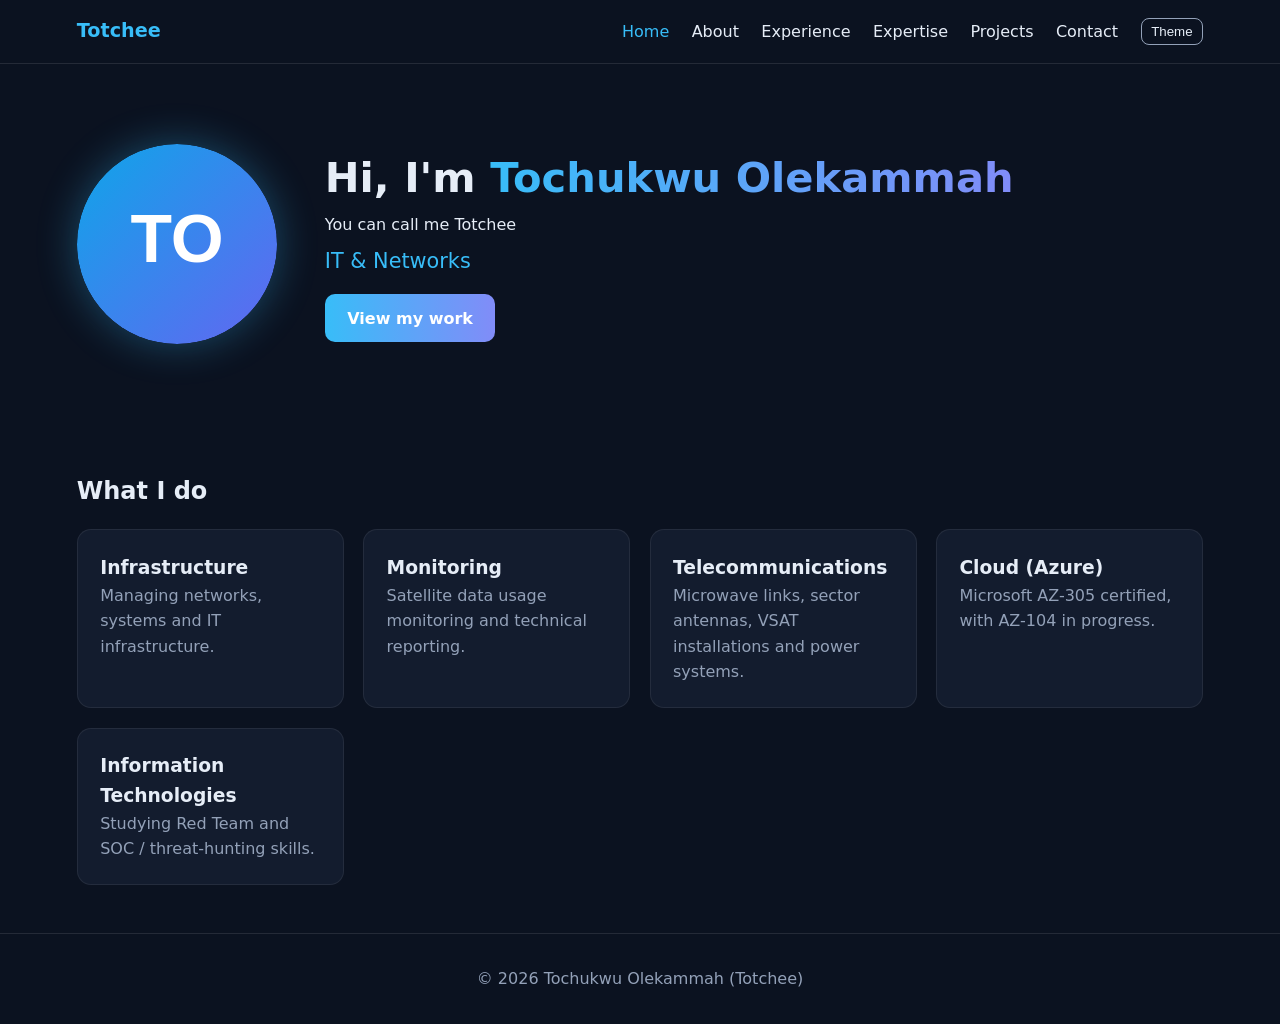
<file: index.html>
<!DOCTYPE html>
<html lang="en">
<head>
<meta charset="UTF-8">
<meta name="viewport" content="width=device-width, initial-scale=1">
<title>Home | Tochukwu Olekammah</title>
<link rel="stylesheet" href="css/style.css">
</head>
<body>
<header class="navbar">
  <a class="logo" href="index.html">Totchee</a>
  <button class="menu-btn" aria-label="Menu">&#9776;</button>
  <ul class="nav-links">
    <li><a href="index.html" class=active>Home</a></li>
    <li><a href="pages/about.html">About</a></li>
    <li><a href="pages/experience.html">Experience</a></li>
    <li><a href="pages/expertise.html">Expertise</a></li>
    <li><a href="pages/projects.html">Projects</a></li>
    <li><a href="pages/contact.html">Contact</a></li>
    <li><button id="theme-toggle">Theme</button></li>
  </ul>
</header>
<main>
<section class="hero">
  <img src="images/avatar.svg" alt="Totchee avatar">
  <div>
    <h1>Hi, I'm <span>Tochukwu Olekammah</span></h1>
    <p>You can call me Totchee</p>
    <div id="typed"></div>
    <a class="btn" href="pages/projects.html">View my work</a>
  </div>
</section>
<section class="reveal">
  <h2>What I do</h2>
  <div class="grid">
    <div class="card"><h3>Infrastructure</h3><p>Managing networks, systems and IT infrastructure.</p></div>
    <div class="card"><h3>Monitoring</h3><p>Satellite data usage monitoring and technical reporting.</p></div>
    <div class="card"><h3>Telecommunications</h3><p>Microwave links, sector antennas, VSAT installations and power systems.</p></div>
    <div class="card"><h3>Cloud (Azure)</h3><p>Microsoft AZ-305 certified, with AZ-104 in progress.</p></div>
    <div class="card"><h3>Information Technologies</h3><p>Studying Red Team and SOC / threat-hunting skills.</p></div>
  </div>
</section>
</main>
<footer>&copy; <span id="year"></span> Tochukwu Olekammah (Totchee)</footer>
<script src="js/script.js"></script>
</body>
</html>
</file>
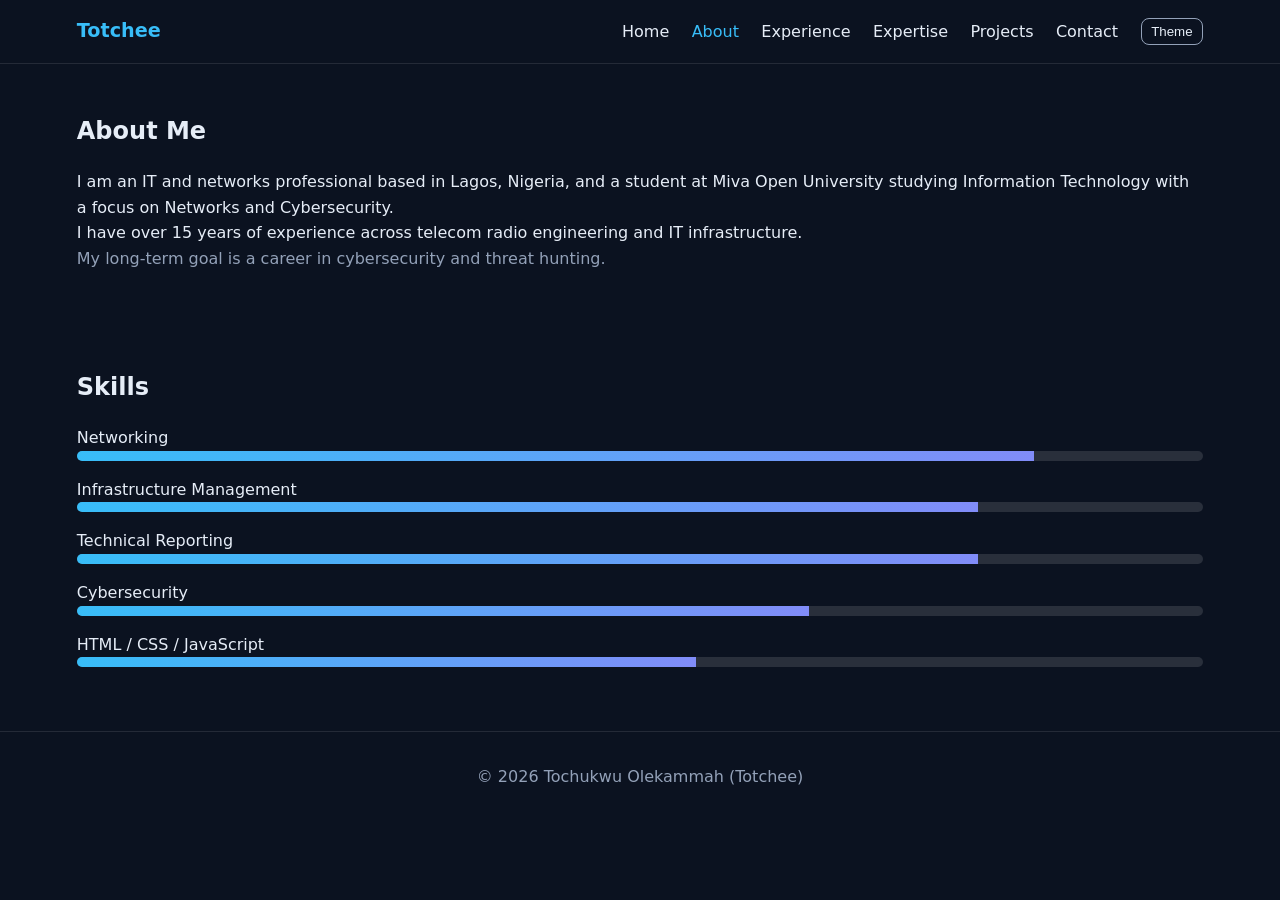
<file: pages/about.html>
<!DOCTYPE html>
<html lang="en">
<head>
<meta charset="UTF-8">
<meta name="viewport" content="width=device-width, initial-scale=1">
<title>About | Tochukwu Olekammah</title>
<link rel="stylesheet" href="../css/style.css">
</head>
<body>
<header class="navbar">
  <a class="logo" href="../index.html">Totchee</a>
  <button class="menu-btn" aria-label="Menu">&#9776;</button>
  <ul class="nav-links">
    <li><a href="../index.html">Home</a></li>
    <li><a href="../pages/about.html" class=active>About</a></li>
    <li><a href="../pages/experience.html">Experience</a></li>
    <li><a href="../pages/expertise.html">Expertise</a></li>
    <li><a href="../pages/projects.html">Projects</a></li>
    <li><a href="../pages/contact.html">Contact</a></li>
    <li><button id="theme-toggle">Theme</button></li>
  </ul>
</header>
<main>
<div class="page">
  <h2>About Me</h2>
  <p>I am an IT and networks professional based in Lagos, Nigeria, and a student at Miva Open University studying Information Technology with a focus on Networks and Cybersecurity.</p>
  <p>I have over 15 years of experience across telecom radio engineering and IT infrastructure.</p>
  <p class="muted">My long-term goal is a career in cybersecurity and threat hunting.</p>
</div>
<div class="page reveal">
  <h2>Skills</h2>
  <div class="skill"><span>Networking</span><div class="bar"><div data-level="85"></div></div></div>
  <div class="skill"><span>Infrastructure Management</span><div class="bar"><div data-level="80"></div></div></div>
  <div class="skill"><span>Technical Reporting</span><div class="bar"><div data-level="80"></div></div></div>
  <div class="skill"><span>Cybersecurity</span><div class="bar"><div data-level="65"></div></div></div>
  <div class="skill"><span>HTML / CSS / JavaScript</span><div class="bar"><div data-level="55"></div></div></div>
</div>
</main>
<footer>&copy; <span id="year"></span> Tochukwu Olekammah (Totchee)</footer>
<script src="../js/script.js"></script>
</body>
</html>
</file>
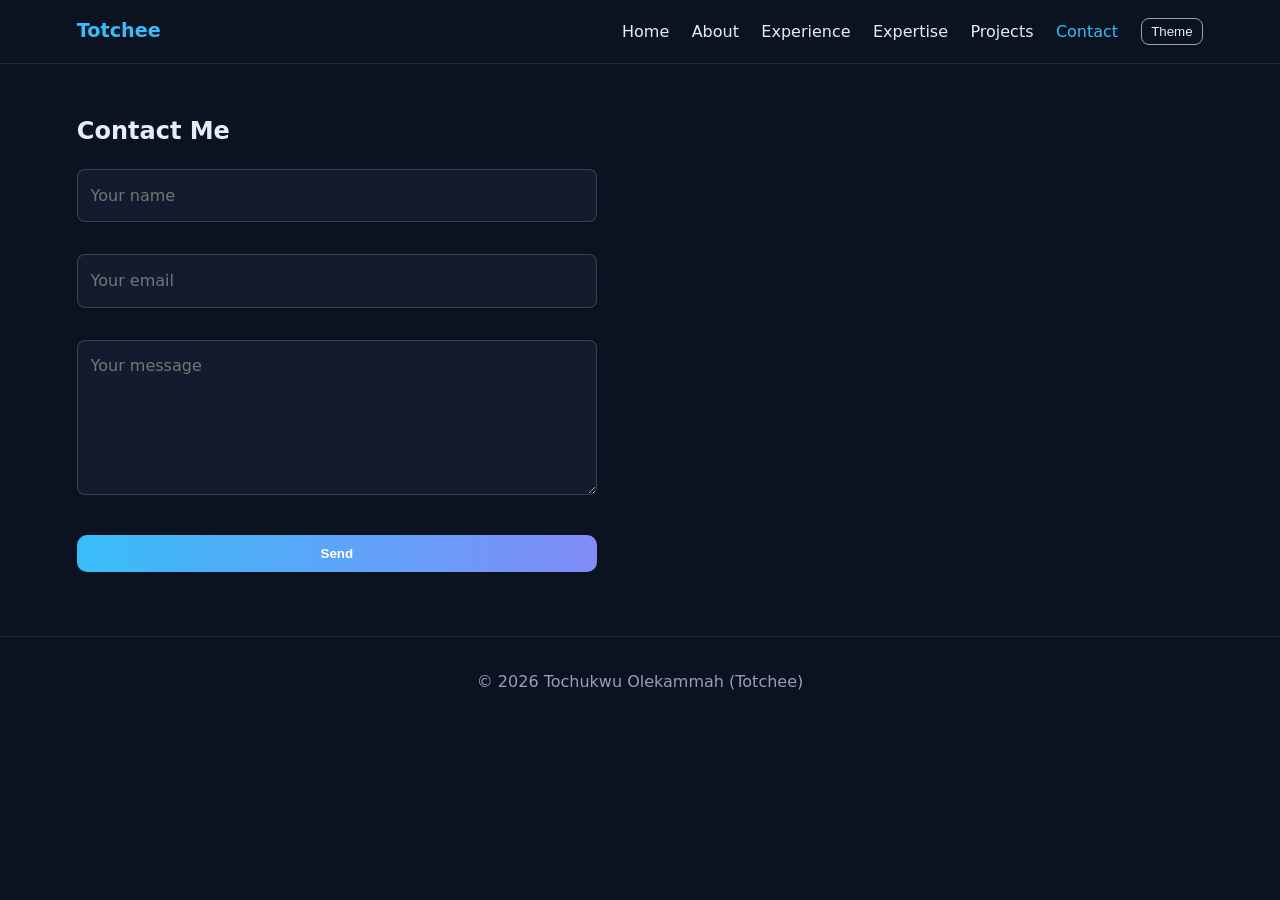
<file: pages/contact.html>
<!DOCTYPE html>
<html lang="en">
<head>
<meta charset="UTF-8">
<meta name="viewport" content="width=device-width, initial-scale=1">
<title>Contact | Tochukwu Olekammah</title>
<link rel="stylesheet" href="../css/style.css">
</head>
<body>
<header class="navbar">
  <a class="logo" href="../index.html">Totchee</a>
  <button class="menu-btn" aria-label="Menu">&#9776;</button>
  <ul class="nav-links">
    <li><a href="../index.html">Home</a></li>
    <li><a href="../pages/about.html">About</a></li>
    <li><a href="../pages/experience.html">Experience</a></li>
    <li><a href="../pages/expertise.html">Expertise</a></li>
    <li><a href="../pages/projects.html">Projects</a></li>
    <li><a href="../pages/contact.html" class=active>Contact</a></li>
    <li><button id="theme-toggle">Theme</button></li>
  </ul>
</header>
<main>
<div class="page">
  <h2>Contact Me</h2>
  <form id="contact-form" novalidate>
    <div><input id="name" placeholder="Your name"><div class="error" id="name-err"></div></div>
    <div><input id="email" type="email" placeholder="Your email"><div class="error" id="email-err"></div></div>
    <div><textarea id="message" rows="5" placeholder="Your message"></textarea><div class="error" id="message-err"></div></div>
    <button class="btn" type="submit">Send</button>
    <div id="form-msg"></div>
  </form>
</div>
</main>
<footer>&copy; <span id="year"></span> Tochukwu Olekammah (Totchee)</footer>
<script src="../js/script.js"></script>
</body>
</html>
</file>
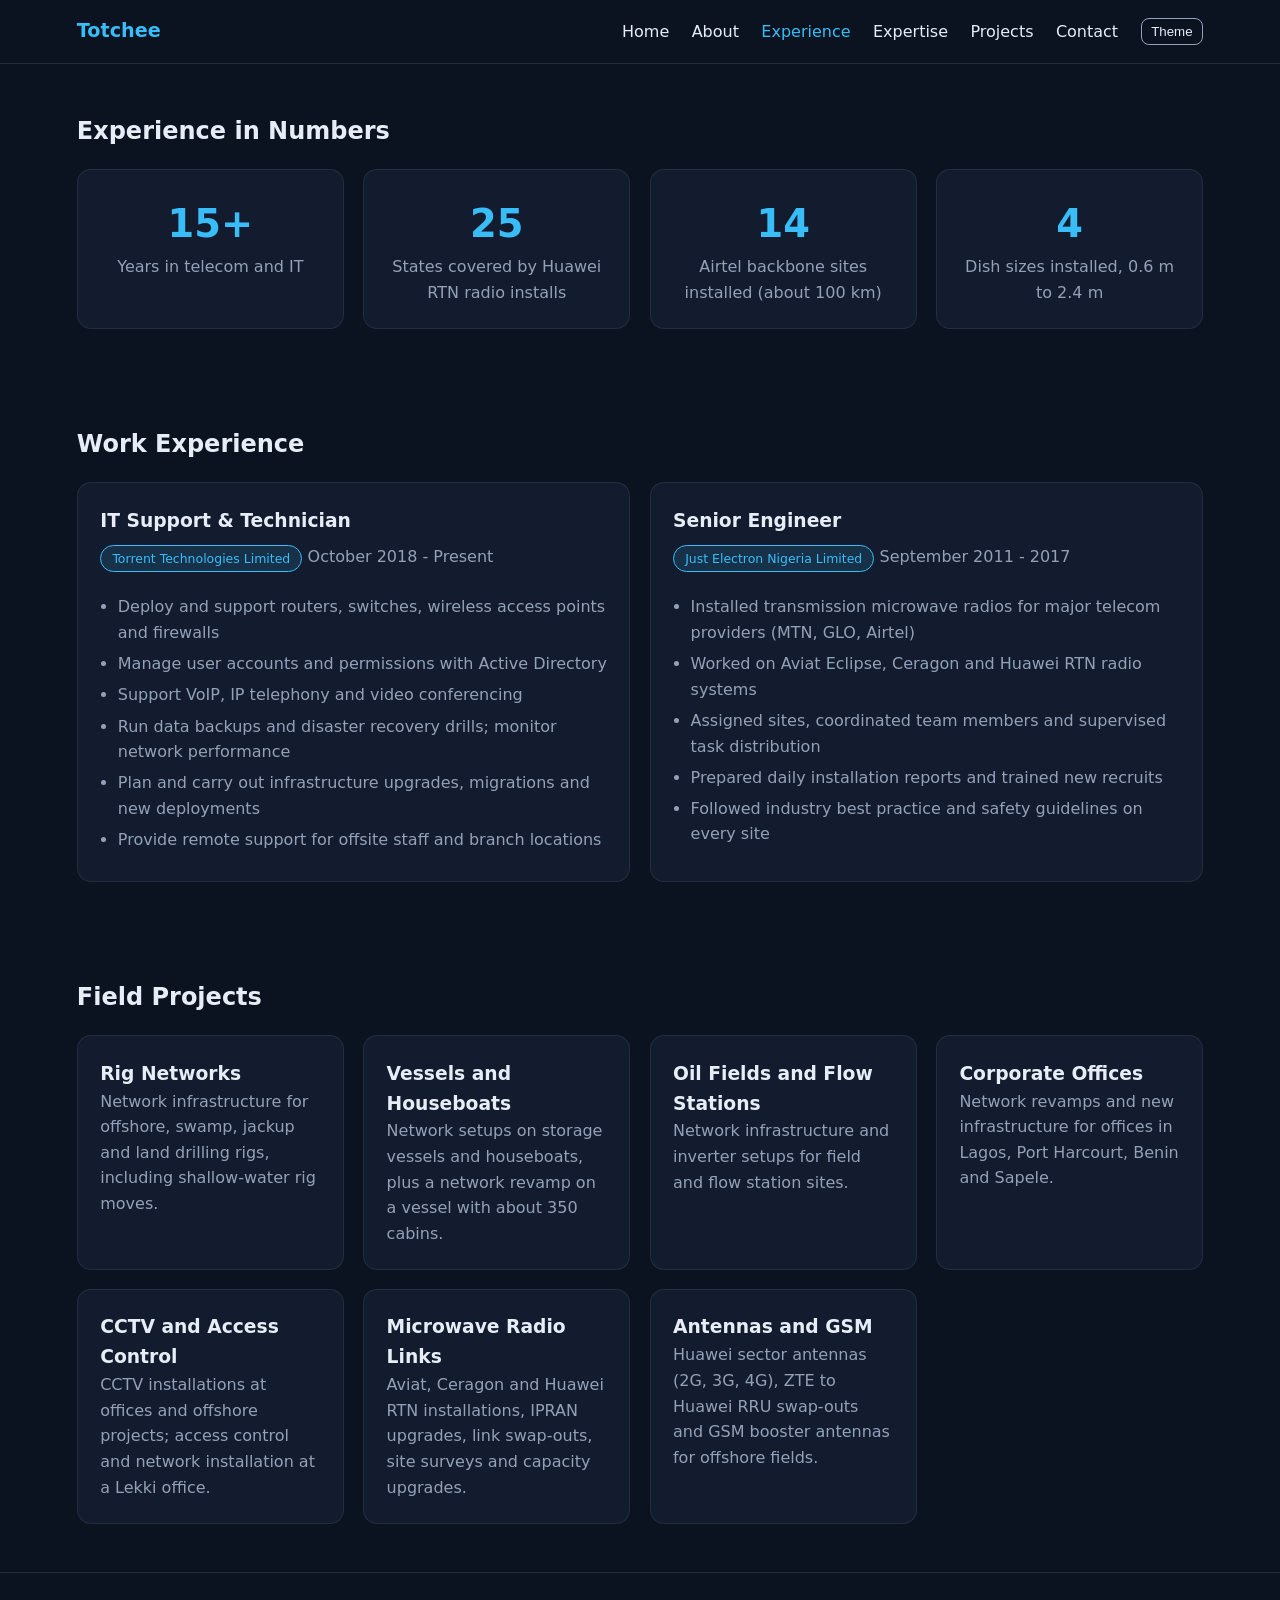
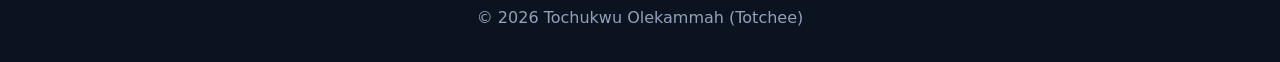
<file: pages/experience.html>
<!DOCTYPE html>
<html lang="en">
<head>
<meta charset="UTF-8">
<meta name="viewport" content="width=device-width, initial-scale=1">
<title>Experience | Tochukwu Olekammah</title>
<link rel="stylesheet" href="../css/style.css">
</head>
<body>
<header class="navbar">
  <a class="logo" href="../index.html">Totchee</a>
  <button class="menu-btn" aria-label="Menu">&#9776;</button>
  <ul class="nav-links">
    <li><a href="../index.html">Home</a></li>
    <li><a href="../pages/about.html">About</a></li>
    <li><a href="../pages/experience.html" class=active>Experience</a></li>
    <li><a href="../pages/expertise.html">Expertise</a></li>
    <li><a href="../pages/projects.html">Projects</a></li>
    <li><a href="../pages/contact.html">Contact</a></li>
    <li><button id="theme-toggle">Theme</button></li>
  </ul>
</header>
<main>
<div class="page"><h2>Experience in Numbers</h2><div class="grid stats"><div class="card stat"><b data-count="15" data-suffix="+">0</b><p>Years in telecom and IT</p></div><div class="card stat"><b data-count="25" data-suffix="">0</b><p>States covered by Huawei RTN radio installs</p></div><div class="card stat"><b data-count="14" data-suffix="">0</b><p>Airtel backbone sites installed (about 100 km)</p></div><div class="card stat"><b data-count="4" data-suffix="">0</b><p>Dish sizes installed, 0.6 m to 2.4 m</p></div></div></div>
<div class="page reveal"><h2>Work Experience</h2><div class="grid"><div class="card job"><h3>IT Support &amp; Technician</h3><span class="badge">Torrent Technologies Limited</span> <span class="muted">October 2018 - Present</span><ul class="bul"><li>Deploy and support routers, switches, wireless access points and firewalls</li><li>Manage user accounts and permissions with Active Directory</li><li>Support VoIP, IP telephony and video conferencing</li><li>Run data backups and disaster recovery drills; monitor network performance</li><li>Plan and carry out infrastructure upgrades, migrations and new deployments</li><li>Provide remote support for offsite staff and branch locations</li></ul></div><div class="card job"><h3>Senior Engineer</h3><span class="badge">Just Electron Nigeria Limited</span> <span class="muted">September 2011 - 2017</span><ul class="bul"><li>Installed transmission microwave radios for major telecom providers (MTN, GLO, Airtel)</li><li>Worked on Aviat Eclipse, Ceragon and Huawei RTN radio systems</li><li>Assigned sites, coordinated team members and supervised task distribution</li><li>Prepared daily installation reports and trained new recruits</li><li>Followed industry best practice and safety guidelines on every site</li></ul></div></div></div>
<div class="page reveal"><h2>Field Projects</h2><div class="grid"><div class="card"><h3>Rig Networks</h3><p>Network infrastructure for offshore, swamp, jackup and land drilling rigs, including shallow-water rig moves.</p></div><div class="card"><h3>Vessels and Houseboats</h3><p>Network setups on storage vessels and houseboats, plus a network revamp on a vessel with about 350 cabins.</p></div><div class="card"><h3>Oil Fields and Flow Stations</h3><p>Network infrastructure and inverter setups for field and flow station sites.</p></div><div class="card"><h3>Corporate Offices</h3><p>Network revamps and new infrastructure for offices in Lagos, Port Harcourt, Benin and Sapele.</p></div><div class="card"><h3>CCTV and Access Control</h3><p>CCTV installations at offices and offshore projects; access control and network installation at a Lekki office.</p></div><div class="card"><h3>Microwave Radio Links</h3><p>Aviat, Ceragon and Huawei RTN installations, IPRAN upgrades, link swap-outs, site surveys and capacity upgrades.</p></div><div class="card"><h3>Antennas and GSM</h3><p>Huawei sector antennas (2G, 3G, 4G), ZTE to Huawei RRU swap-outs and GSM booster antennas for offshore fields.</p></div></div></div>
</main>
<footer>&copy; <span id="year"></span> Tochukwu Olekammah (Totchee)</footer>
<script src="../js/script.js"></script>
</body>
</html>
</file>
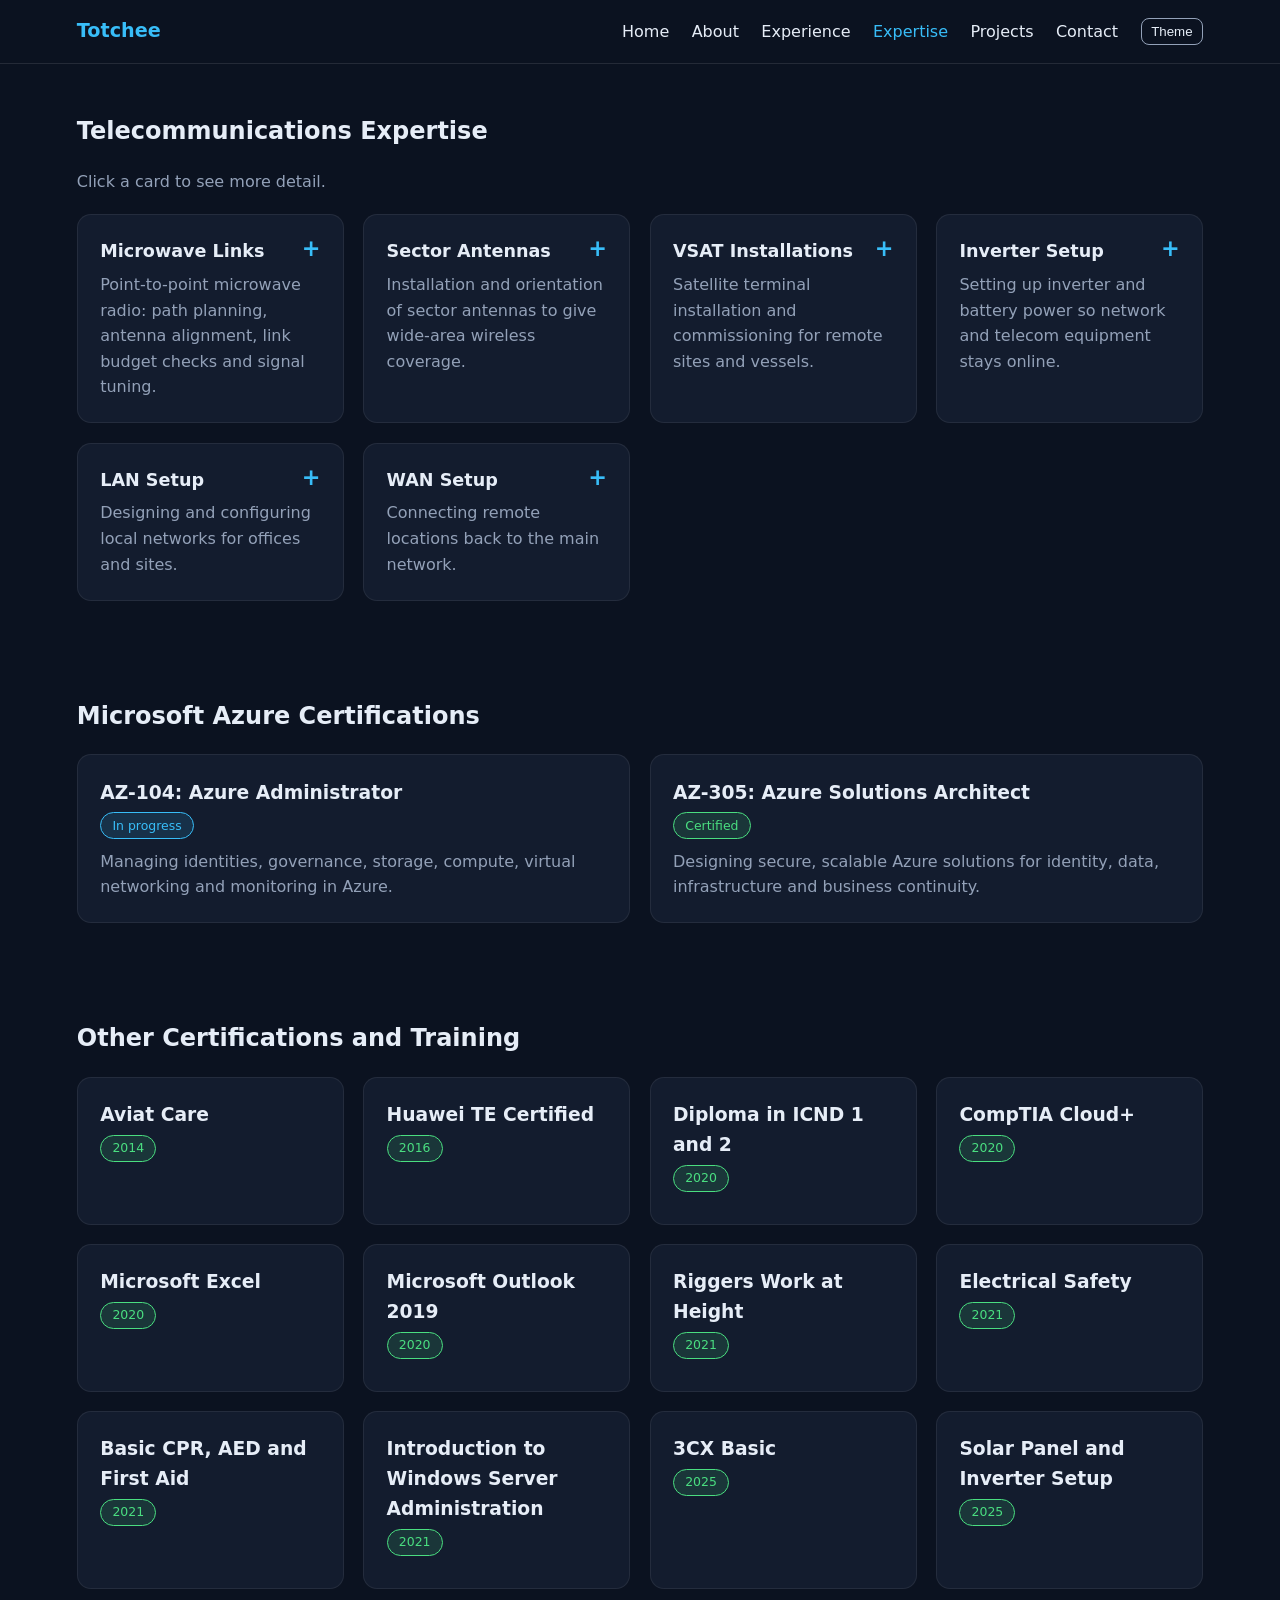
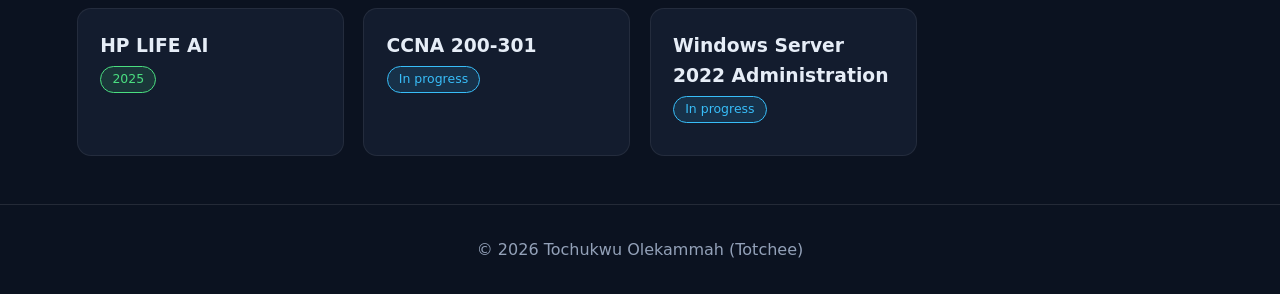
<file: pages/expertise.html>
<!DOCTYPE html>
<html lang="en">
<head>
<meta charset="UTF-8">
<meta name="viewport" content="width=device-width, initial-scale=1">
<title>Expertise | Tochukwu Olekammah</title>
<link rel="stylesheet" href="../css/style.css">
</head>
<body>
<header class="navbar">
  <a class="logo" href="../index.html">Totchee</a>
  <button class="menu-btn" aria-label="Menu">&#9776;</button>
  <ul class="nav-links">
    <li><a href="../index.html">Home</a></li>
    <li><a href="../pages/about.html">About</a></li>
    <li><a href="../pages/experience.html">Experience</a></li>
    <li><a href="../pages/expertise.html" class=active>Expertise</a></li>
    <li><a href="../pages/projects.html">Projects</a></li>
    <li><a href="../pages/contact.html">Contact</a></li>
    <li><button id="theme-toggle">Theme</button></li>
  </ul>
</header>
<main>
<div class="page">
  <h2>Telecommunications Expertise</h2>
  <p class="muted" style="margin-bottom:1.2rem">Click a card to see more detail.</p>
  <div class="grid">
    <div class="card acc"><button class="acc-btn" aria-expanded="false">Microwave Links<span>+</span></button><p>Point-to-point microwave radio: path planning, antenna alignment, link budget checks and signal tuning.</p><div class="acc-more"><p><b>Includes:</b> Line-of-sight planning, dish alignment, RSL and fade margin checks, troubleshooting link drops.</p></div></div>
    <div class="card acc"><button class="acc-btn" aria-expanded="false">Sector Antennas<span>+</span></button><p>Installation and orientation of sector antennas to give wide-area wireless coverage.</p><div class="acc-more"><p><b>Includes:</b> Mounting, azimuth and tilt setup, cabling and weatherproofing, coverage testing.</p></div></div>
    <div class="card acc"><button class="acc-btn" aria-expanded="false">VSAT Installations<span>+</span></button><p>Satellite terminal installation and commissioning for remote sites and vessels.</p><div class="acc-more"><p><b>Includes:</b> Dish pointing, modem configuration, bandwidth and usage monitoring, fault finding.</p></div></div>
    <div class="card acc"><button class="acc-btn" aria-expanded="false">Inverter Setup<span>+</span></button><p>Setting up inverter and battery power so network and telecom equipment stays online.</p><div class="acc-more"><p><b>Includes:</b> Load sizing, wiring, battery connection, backup testing for communication gear.</p></div></div>
    <div class="card acc"><button class="acc-btn" aria-expanded="false">LAN Setup<span>+</span></button><p>Designing and configuring local networks for offices and sites.</p><div class="acc-more"><p><b>Includes:</b> Switching, VLANs, cabling, IP addressing, Wi-Fi access points, user connectivity.</p></div></div>
    <div class="card acc"><button class="acc-btn" aria-expanded="false">WAN Setup<span>+</span></button><p>Connecting remote locations back to the main network.</p><div class="acc-more"><p><b>Includes:</b> Routing, links between sites, VPN tunnels, performance and uptime monitoring.</p></div></div>
  </div>
</div>
<div class="page reveal">
  <h2>Microsoft Azure Certifications</h2>
  <div class="grid">
    <div class="card"><h3>AZ-104: Azure Administrator</h3><span class="badge">In progress</span><p>Managing identities, governance, storage, compute, virtual networking and monitoring in Azure.</p></div>
    <div class="card"><h3>AZ-305: Azure Solutions Architect</h3><span class="badge ok">Certified</span><p>Designing secure, scalable Azure solutions for identity, data, infrastructure and business continuity.</p></div>
  </div>
</div>
<div class="page reveal">
  <h2>Other Certifications and Training</h2>
  <div class="grid"><div class="card"><h3>Aviat Care</h3><span class="badge ok">2014</span></div><div class="card"><h3>Huawei TE Certified</h3><span class="badge ok">2016</span></div><div class="card"><h3>Diploma in ICND 1 and 2</h3><span class="badge ok">2020</span></div><div class="card"><h3>CompTIA Cloud+</h3><span class="badge ok">2020</span></div><div class="card"><h3>Microsoft Excel</h3><span class="badge ok">2020</span></div><div class="card"><h3>Microsoft Outlook 2019</h3><span class="badge ok">2020</span></div><div class="card"><h3>Riggers Work at Height</h3><span class="badge ok">2021</span></div><div class="card"><h3>Electrical Safety</h3><span class="badge ok">2021</span></div><div class="card"><h3>Basic CPR, AED and First Aid</h3><span class="badge ok">2021</span></div><div class="card"><h3>Introduction to Windows Server Administration</h3><span class="badge ok">2021</span></div><div class="card"><h3>3CX Basic</h3><span class="badge ok">2025</span></div><div class="card"><h3>Solar Panel and Inverter Setup</h3><span class="badge ok">2025</span></div><div class="card"><h3>HP LIFE AI</h3><span class="badge ok">2025</span></div><div class="card"><h3>CCNA 200-301</h3><span class="badge">In progress</span></div><div class="card"><h3>Windows Server 2022 Administration</h3><span class="badge">In progress</span></div></div>
</div>
</main>
<footer>&copy; <span id="year"></span> Tochukwu Olekammah (Totchee)</footer>
<script src="../js/script.js"></script>
</body>
</html>
</file>
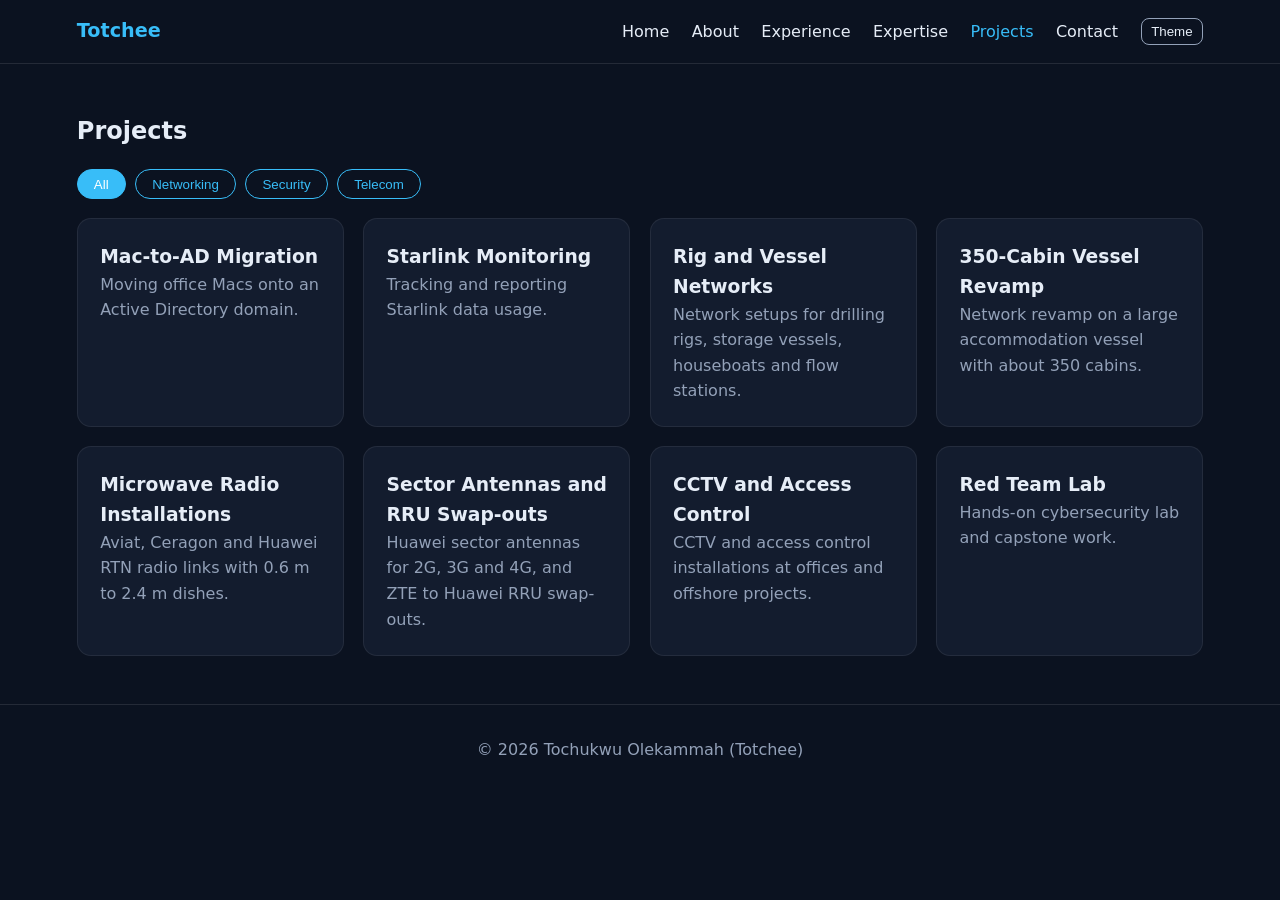
<file: pages/projects.html>
<!DOCTYPE html>
<html lang="en">
<head>
<meta charset="UTF-8">
<meta name="viewport" content="width=device-width, initial-scale=1">
<title>Projects | Tochukwu Olekammah</title>
<link rel="stylesheet" href="../css/style.css">
</head>
<body>
<header class="navbar">
  <a class="logo" href="../index.html">Totchee</a>
  <button class="menu-btn" aria-label="Menu">&#9776;</button>
  <ul class="nav-links">
    <li><a href="../index.html">Home</a></li>
    <li><a href="../pages/about.html">About</a></li>
    <li><a href="../pages/experience.html">Experience</a></li>
    <li><a href="../pages/expertise.html">Expertise</a></li>
    <li><a href="../pages/projects.html" class=active>Projects</a></li>
    <li><a href="../pages/contact.html">Contact</a></li>
    <li><button id="theme-toggle">Theme</button></li>
  </ul>
</header>
<main>
<div class="page">
  <h2>Projects</h2>
  <div class="filters">
    <button class="on" data-filter="all">All</button>
    <button data-filter="network">Networking</button>
    <button data-filter="security">Security</button>
    <button data-filter="telecom">Telecom</button>
  </div>
  <div class="grid">
    <div class="card" data-cat="network"><h3>Mac-to-AD Migration</h3><p>Moving office Macs onto an Active Directory domain.</p></div>
    <div class="card" data-cat="network"><h3>Starlink Monitoring</h3><p>Tracking and reporting Starlink data usage.</p></div>
    <div class="card" data-cat="network"><h3>Rig and Vessel Networks</h3><p>Network setups for drilling rigs, storage vessels, houseboats and flow stations.</p></div>
    <div class="card" data-cat="network"><h3>350-Cabin Vessel Revamp</h3><p>Network revamp on a large accommodation vessel with about 350 cabins.</p></div>
    <div class="card" data-cat="telecom"><h3>Microwave Radio Installations</h3><p>Aviat, Ceragon and Huawei RTN radio links with 0.6 m to 2.4 m dishes.</p></div>
    <div class="card" data-cat="telecom"><h3>Sector Antennas and RRU Swap-outs</h3><p>Huawei sector antennas for 2G, 3G and 4G, and ZTE to Huawei RRU swap-outs.</p></div>
    <div class="card" data-cat="security"><h3>CCTV and Access Control</h3><p>CCTV and access control installations at offices and offshore projects.</p></div>
    <div class="card" data-cat="security"><h3>Red Team Lab</h3><p>Hands-on cybersecurity lab and capstone work.</p></div>
  </div>
</div>
</main>
<footer>&copy; <span id="year"></span> Tochukwu Olekammah (Totchee)</footer>
<script src="../js/script.js"></script>
</body>
</html>
</file>
<file: css/style.css>
:root{--bg:#0b1220;--card:#131c2e;--text:#e6edf7;--muted:#93a1b8;--accent:#38bdf8;--accent2:#818cf8}
:root.light{--bg:#f4f7fb;--card:#fff;--text:#0f172a;--muted:#546179;--accent:#0369a1;--accent2:#4f46e5}
*{box-sizing:border-box;margin:0;padding:0}
body{font-family:"Segoe UI",system-ui,sans-serif;background:var(--bg);color:var(--text);line-height:1.6;transition:background .3s,color .3s}
a{color:var(--accent);text-decoration:none}
.navbar{display:flex;justify-content:space-between;align-items:center;padding:1rem 6%;position:sticky;top:0;background:var(--bg);border-bottom:1px solid #ffffff1a;z-index:10}
.logo{font-weight:700;font-size:1.2rem;color:var(--accent)}
.nav-links{display:flex;gap:1.4rem;list-style:none;align-items:center}
.nav-links a{color:var(--text)}.nav-links a:hover,.nav-links a.active{color:var(--accent)}
#theme-toggle,.menu-btn{background:none;border:1px solid var(--muted);color:var(--text);border-radius:8px;padding:.3rem .6rem;cursor:pointer}
.menu-btn{display:none}
.hero{display:flex;align-items:center;gap:3rem;padding:5rem 6%;flex-wrap:wrap}
.hero img{width:200px;height:200px;border-radius:50%;box-shadow:0 0 40px #38bdf855}
.hero h1{font-size:2.6rem}.hero h1 span{background:linear-gradient(90deg,var(--accent),var(--accent2));-webkit-background-clip:text;background-clip:text;color:transparent}
#typed{color:var(--accent);font-size:1.3rem;min-height:2rem;margin:.5rem 0 1rem}
.btn{display:inline-block;padding:.7rem 1.4rem;border-radius:10px;background:linear-gradient(90deg,var(--accent),var(--accent2));color:#fff;font-weight:600;border:0;cursor:pointer}
section,.page{padding:3rem 6%}
h2{margin-bottom:1.2rem}
.grid{display:grid;grid-template-columns:repeat(auto-fit,minmax(240px,1fr));gap:1.2rem}
.card{background:var(--card);padding:1.4rem;border-radius:14px;border:1px solid #ffffff12;transition:transform .25s}
.card:hover{transform:translateY(-6px)}
.card p,.muted{color:var(--muted)}
.skill{margin-bottom:1rem}
.bar{height:10px;background:#ffffff1f;border-radius:6px;overflow:hidden}
.bar div{height:100%;width:0;background:linear-gradient(90deg,var(--accent),var(--accent2));transition:width 1.2s ease}
.filters{display:flex;gap:.6rem;margin-bottom:1.2rem;flex-wrap:wrap}
.filters button{padding:.4rem 1rem;border-radius:20px;border:1px solid var(--accent);background:none;color:var(--accent);cursor:pointer}
.filters button.on{background:var(--accent);color:#fff}
form{display:grid;gap:1rem;max-width:520px}
input,textarea{width:100%;padding:.8rem;border-radius:8px;border:1px solid #ffffff2a;background:var(--card);color:var(--text);font:inherit}
.error{color:#f87171;font-size:.85rem;min-height:1rem}
#form-msg{color:#4ade80}
footer{text-align:center;padding:2rem;color:var(--muted);border-top:1px solid #ffffff1a}
.reveal{opacity:0;transform:translateY(24px);transition:all .7s}.reveal.show{opacity:1;transform:none}
@media(max-width:700px){.menu-btn{display:block}.nav-links{display:none;position:absolute;top:100%;left:0;right:0;flex-direction:column;background:var(--bg);padding:1rem}.nav-links.open{display:flex}.hero{text-align:center;justify-content:center}}

.badge{display:inline-block;margin:.3rem 0 .6rem;padding:.15rem .7rem;border-radius:20px;font-size:.78rem;background:#38bdf822;color:var(--accent);border:1px solid var(--accent)}
.acc{cursor:default}.acc-btn{width:100%;display:flex;justify-content:space-between;background:none;border:0;color:var(--text);font:inherit;font-weight:700;font-size:1.1rem;cursor:pointer;padding:0 0 .4rem}
.acc-btn span{color:var(--accent);font-size:1.4rem;line-height:1}
.acc-more{max-height:0;overflow:hidden;transition:max-height .4s ease}
.acc.open .acc-more{max-height:200px;margin-top:.6rem}
.badge.ok{background:#4ade8022;color:#4ade80;border-color:#4ade80}
.stat{text-align:center}.stat b{display:block;font-size:2.4rem;color:var(--accent)}
.bul{margin:.8rem 0 0 1.1rem;color:var(--muted)}.bul li{margin-bottom:.35rem}.job h3{margin-bottom:.3rem}
</file>
